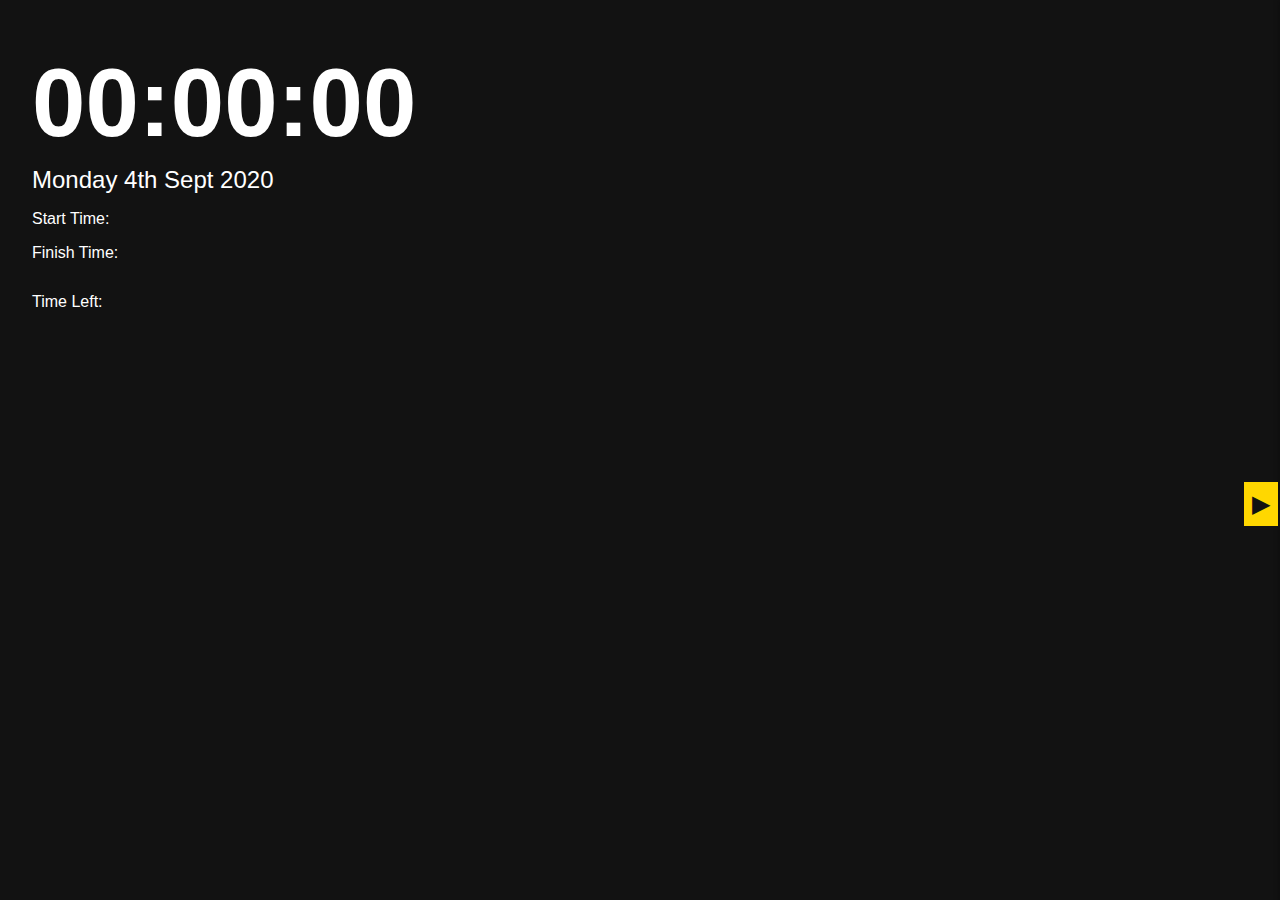
<file: exam.html>
<!DOCTYPE html>
<html lang="en">
<head>
  <meta charset="UTF-8">
  <meta name="viewport" content="width=device-width, initial-scale=1.0">
  <title>Exam Timer</title>
  <link rel="stylesheet" href="includes/css/exam.css">
</head>
<body>
    <div class="exam-container" id="exam-container">
        <div class="left-panel">
            <h1 id="exam-title"></h1>
            <h3 id="display-center"></h3>
        <div id="clock" class="clock">00:00:00</div>
        <div id="date" class="date">Monday 4th Sept 2020</div>
            <!-- Exam times on main panel -->
            <p>Start Time: <span id="start-time"></span></p>
            <p>Finish Time: <span id="finish-normal"></span></p>
            <p id="row-25">Finish +25%: <span id="finish-25"></span></p>
            <p id="row-50">Finish +50%: <span id="finish-50"></span></p>
            <p>Time Left: <span id="time-left"></span></p>
        </div>
        <div class="right-panel">
        <!-- Settings panel -->
            <div class="settings-panel" id="settings-panel">
         <div class="settings-header">
           <span>Exam Settings</span>
           <button id="toggle-settings">&#9699;</button>
         </div>
         <div class="settings-body" id="settings-body">
            <div class="form-group">
            <label for="exam-name">Exam Name:</label>
            <input type="text" id="exam-name" placeholder="Enter exam name">
            </div>
            <div class="form-group">
            <label for="center-number">Center Number:</label>
            <input type="text" id="center-number" placeholder="Enter center number">
            </div>
            <div class="form-group">
            <label for="length">Exam Length (minutes):</label>
            <input type="number" id="length" min="1" value="60">
            </div>
            <div class="form-group">
            <label><input type="checkbox" id="enable-25"> Enable +25% Time</label>
            </div>
            <div class="form-group">
            <label><input type="checkbox" id="enable-50"> Enable +50% Time</label>
            </div>
            <button id="start-btn">Start Exam</button>
        </div>  <!-- settings-body -->
      </div>  <!-- settings-panel -->
      <button id="toggle-panel">▶</button>
    </div>  <!-- right-panel -->
  </div>  <!-- exam-container -->
<script src="includes/script/exam.js"></script>
</body>
</html>
</file>
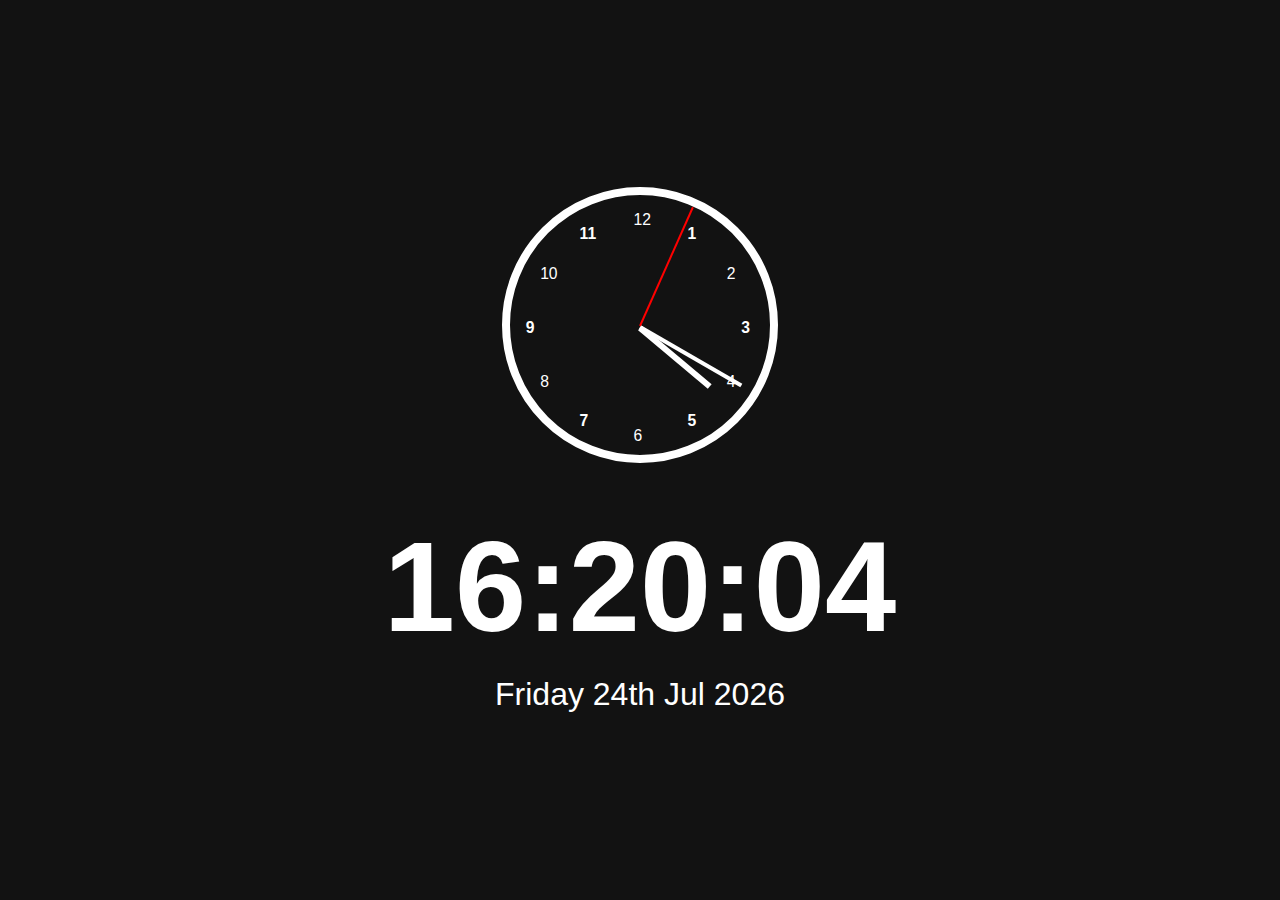
<file: time.html>
<!DOCTYPE html>
<html lang="en">
<head>
  <meta charset="UTF-8">
  <meta name="viewport" content="width=device-width, initial-scale=1.0">
  <title>Current Time</title>
  <link rel="stylesheet" href="includes/css/time.css">
</head>
<body>
  <div class="time-container">
    <div class="analog-clock">
      <div class="hand hour" id="hour-hand"></div>
      <div class="hand minute" id="minute-hand"></div>
      <div class="hand second" id="second-hand"></div>
      <div class="numbers">
        <span style="--i:1;">1</span>
        <span style="--i:2;">2</span>
        <span style="--i:3;">3</span>
        <span style="--i:4;">4</span>
        <span style="--i:5;">5</span>
        <span style="--i:6;">6</span>
        <span style="--i:7;">7</span>
        <span style="--i:8;">8</span>
        <span style="--i:9;">9</span>
        <span style="--i:10;">10</span>
        <span style="--i:11;">11</span>
        <span style="--i:12;">12</span>
      </div>
    </div>
    <div id="clock" class="clock">00:00:00</div>
    <div id="date" class="date">Monday 4th Sept 2020</div>
  </div>
  <script src="includes/script/time.js"></script>
</body>
</html>
</file>
<file: includes/css/exam.css>
body, html {
  margin: 0;
  padding: 0;
  width: 100%;
  height: 100%;
  display: flex;
  align-items: center;
  justify-content: center;
  font-family: Arial, sans-serif;
  background: #f4f4f4;
}

.exam-container {
  display: flex;
  width: 100%;
  height: 100%;
  position: relative;
  overflow: hidden; /* hide off-canvas panel */
}

.left-panel {
  flex: 1;
  background: #121212;
  color: #fff;
  padding: 2rem;
  position: relative;
  /* switch to vertical stack */
  box-sizing: border-box;
  height: 100%;

}

.clock {
  font-size: 6rem;
  font-weight: bold;
}

.date {
  font-size: 1.5rem;
  margin-top: 0.5rem;
}

.right-panel {
  width: 300px;
  background: #121212;
  border-left: 4px solid gold;
  position: absolute;
  top: 0;
  right: 0;
  height: 100%;
  transform: translateX(100%); /* hide off-canvas */
  transition: transform 0.3s ease;
  padding: 2rem;
  box-shadow: -2px 0 5px rgba(0,0,0,0.2);
}

.right-panel.open {
  transform: translateX(0); /* slide into view */
}

.right-panel h2 {
  margin-top: 0;
}

.right-panel label, .right-panel p {
  font-size: 1.2rem;
  margin: 1rem 0;
}

.settings-panel {
  background: #eef;
  border: 1px solid #ccc;
  margin-bottom: 1rem;
}
.settings-header {
  display: flex;
  justify-content: space-between;
  align-items: center;
  padding: 0.5rem;
  background: #ddd;
  cursor: pointer;
}
.settings-body {
  padding: 0.5rem;
  display: block;
}
#start-btn {
  margin-top: 0;
  padding: 0;
}
#time-left, #time-left-25, #time-left-50 {
  font-weight: bold;
  font-size: 2.0rem;
  color: #d00;
  font-style: italic;
  ;
}
#time-left, #time-left-25, #time-left-50::before {
  content: " (";
}
#time-left, #time-left-25, #time-left-50::after {
  content: " left)";
}

input[type="text"], input[type="number"], label  {
  padding: 0.2rem;
  font-size: 1rem;
  margin:5px;
  width:300px;
}
input[type="checkbox"] {
  margin: 0.5rem;
  transform: scale(1.5);
}

.form-group {
  margin-bottom: 1rem;
}
.form-group label {
  display: block;
  margin-bottom: 0.5rem;
}
.form-group input {
  width: 90%;
  padding: 0.5rem;
  font-size: 1rem;
}
#toggle-settings {
  background: none;
  border: none;
  font-size: 1.2rem;
}
#exam-title {
  font-size: 6rem; 
  margin: 0;
}
#display-center {
  font-size: 3rem; 
  margin: 0 0 1rem;
}
.time-info {
  display: flex;
  justify-content: flex-start;
  gap: 2rem;
  margin: 1rem 0;
}
.start-info, .finish-info {
  font-size: 1.5rem;
  font-weight: bold;
}
.left-panel .time-info {
  width: 25%; /* 25% area */
}


#row-25, #row-50 {
  display: none;
}

#toggle-panel {
  position: absolute;
  top: 50%;
  left: -40px;
  background: gold;
  color: #121212;
  border: none;
  padding: 0.5rem;
  font-size: 1.5rem;
  cursor: pointer;
  z-index: 1000;
}

.start-exam {
  position: absolute;
  bottom: 4rem;
  left: 50%;
  height: 100px;
  width: 100px;
  transform: translateX(-50%);
  background: gold;
  color: #121212;
  border: none;
  border-radius: 50%;
  padding: 1rem;
  font-size: 2rem;
  cursor: pointer;
  z-index: 1000;
}

.start-exam.start {
  background: green;
  color: white;
}
.start-exam.running {
  background: orange;
  color: white;
}
.start-exam.paused {
  background: orange;
  color: white;
}

/* Pause overlay styling */
#pause-overlay {
  position: absolute;
  top: 0;
  left: 0;
  width: 100%;
  height: 100%;
  background: rgba(0,0,0,0.75);
  display: none;
  align-items: center;
  justify-content: center;
  z-index: 200;
  color: white;
}
#pause-overlay .pause-symbol {
  font-size: 10rem;
  color: white;
  display: block;
  text-align: center;
  position: absolute;
}
#pause-overlay h1 {
  font-size: 2rem;
  text-align: center;
  margin-top: 25rem;
  display: block;
  position: absolute;
}

.exam-header {
  text-align: center;
  margin-bottom: 1rem;
}
.exam-header #exam-title {
  font-size: 6rem;
  margin: 0;
}
.exam-header #display-center {
  font-size: 5rem;
  margin: 0;
}

.exam-body {
  display: flex;
  width: 100%;
  margin-bottom: 1rem;
  height:90%
}
.col-left, .col-right {
  flex: 1;
}
.col-left {
  align-content: center;
  text-align: center;
}
.col-right {
  text-align: left;
  border-left: 1px solid gold;
}
.col-right p{
  font-size: 3rem;
  line-height: 1.5rem;
  margin-left: 3rem;
}
hr {
  border: 0;
  border-top: 1px solid #444;
  margin: 1rem 0;
}
.countdown {
  color: orange;
  font-weight: bold;
  margin-left: 0.5rem;
}
</file>
<file: includes/css/time.css>
/* Centered container */
body, html {
  margin: 0;
  padding: 0;
  width: 100%;
  height: 100%;
  display: flex;
  align-items: center;
  justify-content: center;
  background: #121212;
  color: #ffffff;
  font-family: Arial, sans-serif;
}

.time-container {
  text-align: center;
}

.clock {
  font-size: 8rem;
  font-weight: bold;
}

.date {
  font-size: 2rem;
  margin-top: 1rem;
}

.analog-clock {
  position: relative;
  width: 260px;
  height: 260px;
  border: 8px solid #fff;
  border-radius: 50%;
  margin: 0 auto 2rem;
  background: #121212;
  margin-bottom: 50px;
}
.hand {
  position: absolute;
  width: 50%; /* length of hand */
  top: 50%;
  left: 50%;
  background: #fff;
  transform-origin: 0% 50%; /* pivot at the left end */
}
.hand.hour {
  height: 6px;
  background: #fff;
  width: 35%;
}
.hand.minute {
  height: 4px;
  background: #fff;
  width: 45%;
}
.hand.second {
  height: 2px;
  background: red;
  width: 50%;
}
.numbers {
  position: absolute;
  width:95%;
  height: 95%;
  top: 0;
  left: 0;
  transform: scale(0.98);

}
.numbers span {
  position: absolute;
  top: 50%;
  left: 50%;
  font-size: 1rem;
  color: #fff;
  /* position number at correct hour by subtracting 90°, then un-rotate text */
  transform: rotate(calc(var(--i) * 30deg - 90deg)) translate(110px) rotate(calc(-1 * var(--i) * 30deg + 90deg));
  transform-origin: center;

}
.numbers span:nth-child(odd) {
  font-weight: bold;
}
</file>
